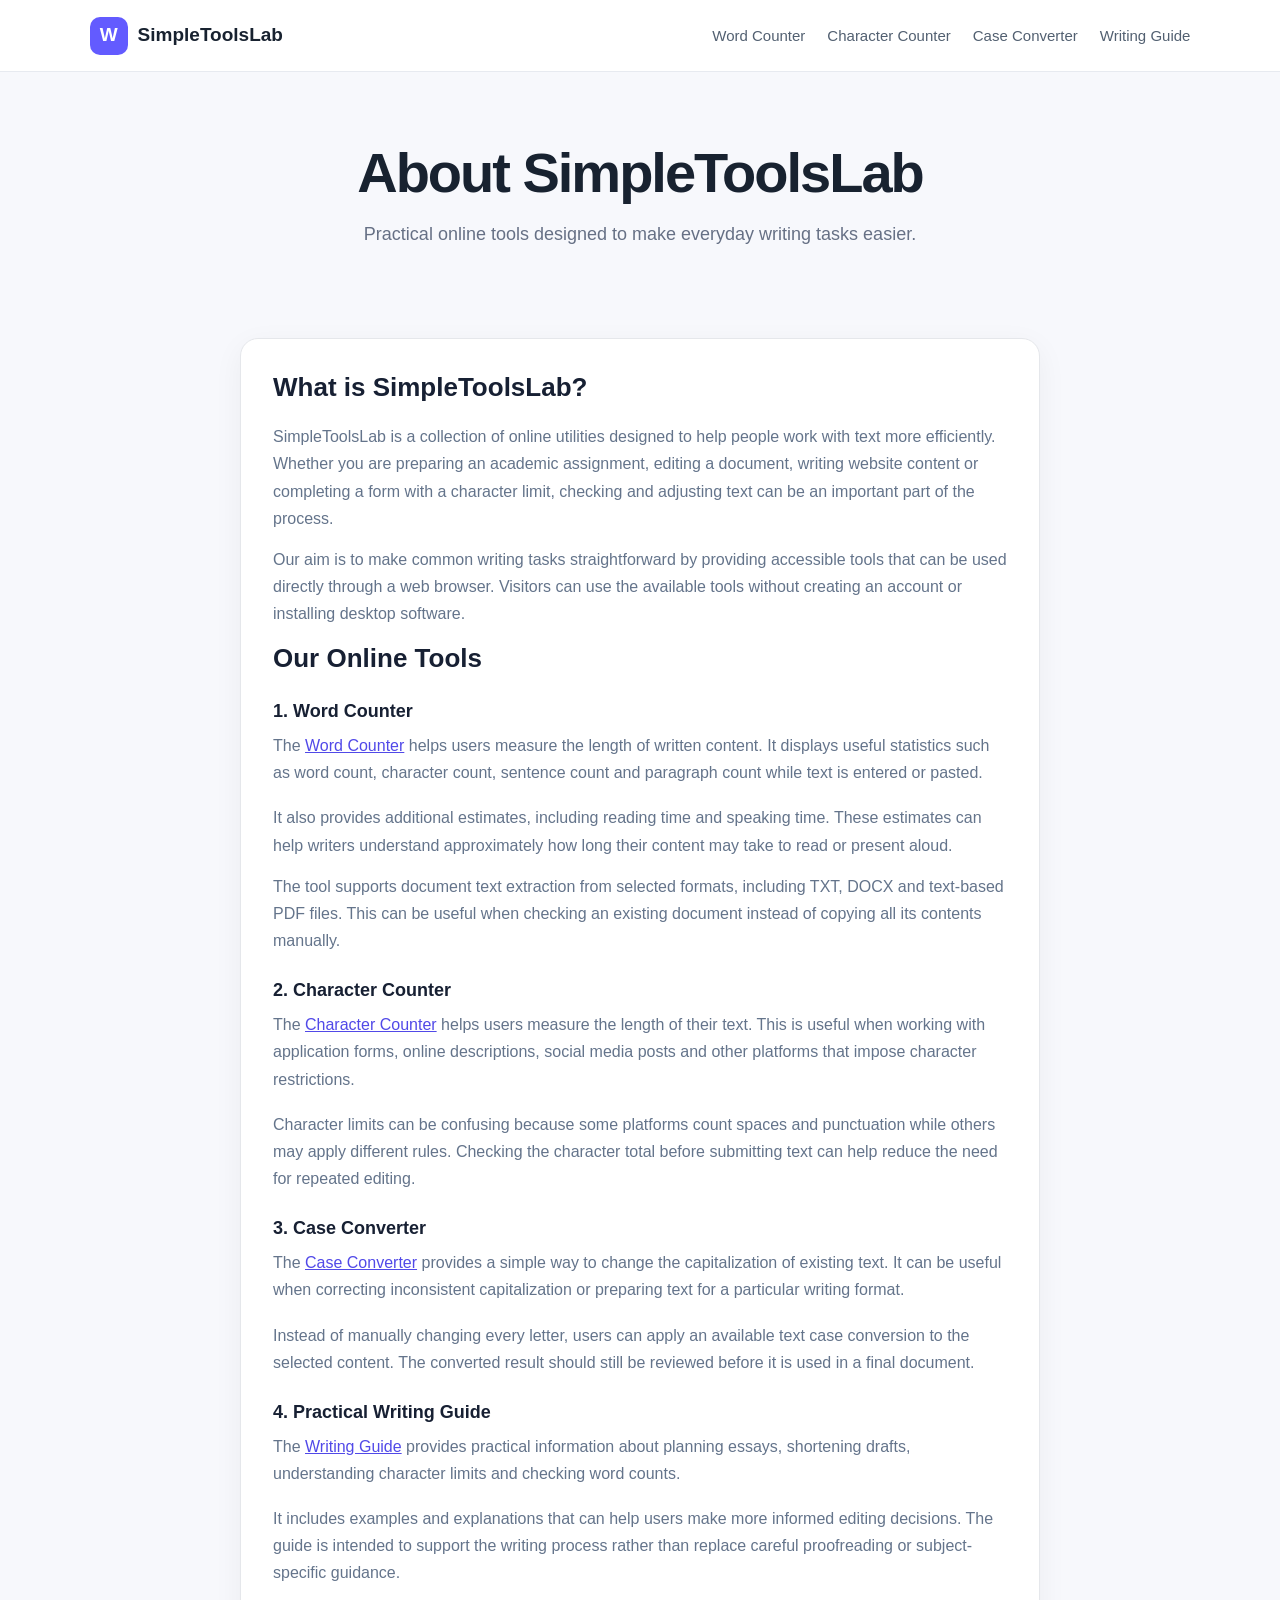
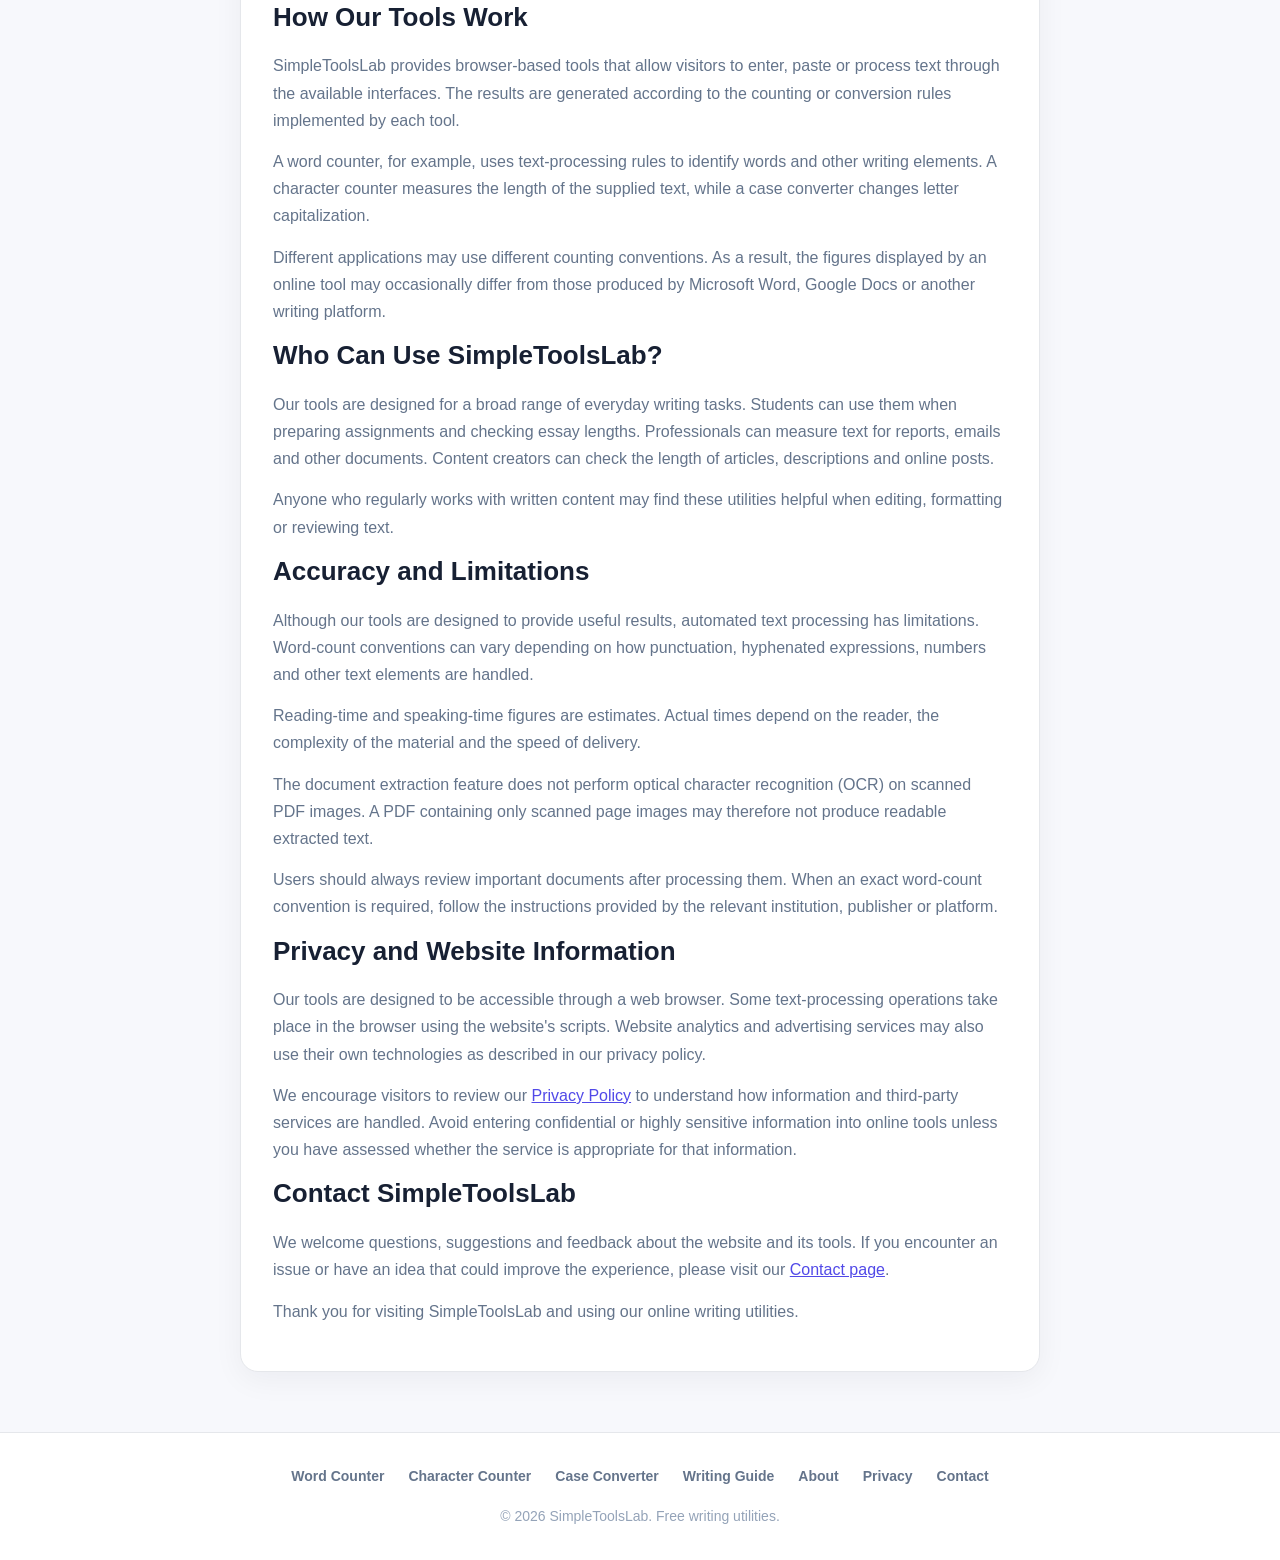
<file: about.html>
<!DOCTYPE html>
<html lang="en">
<head>
    <meta charset="utf-8">
    <meta name="viewport" content="width=device-width, initial-scale=1">

    <title>About SimpleToolsLab | Free Online Writing Tools</title>

    <meta name="description" content="Discover SimpleToolsLab's free online writing tools, including word counting, character counting and text case conversion. Learn how they work and their limitations.">

    <link rel="canonical" href="https://simpletoolslab.github.io/about.html">
    <link rel="stylesheet" href="style.css">

    <meta name="google-adsense-account" content="ca-pub-2680745932207738">

    <script async src="https://www.googletagmanager.com/gtag/js?id=G-KHHX2VKS64"></script>
    <script>
        window.dataLayer = window.dataLayer || [];
        function gtag(){dataLayer.push(arguments);}
        gtag('js', new Date());
        gtag('config', 'G-KHHX2VKS64');
    </script>
</head>

<body>

<header>
    <a class="brand" href="index.html">
        <span class="logo-icon">W</span> SimpleToolsLab
    </a>

    <nav aria-label="Main navigation">
        <a href="index.html">Word Counter</a>
        <a href="character-counter.html">Character Counter</a>
        <a href="case-converter.html">Case Converter</a>
        <a href="writing-guide.html">Writing Guide</a>
    </nav>
</header>

<main>

    <section class="hero">
        <h1>About SimpleToolsLab</h1>
        <p>Practical online tools designed to make everyday writing tasks easier.</p>
    </section>

    <section class="info-section">

        <h2>What is SimpleToolsLab?</h2>

        <p>
            SimpleToolsLab is a collection of online utilities designed to
            help people work with text more efficiently. Whether you are
            preparing an academic assignment, editing a document, writing
            website content or completing a form with a character limit,
            checking and adjusting text can be an important part of the
            process.
        </p>

        <p>
            Our aim is to make common writing tasks straightforward by
            providing accessible tools that can be used directly through
            a web browser. Visitors can use the available tools without
            creating an account or installing desktop software.
        </p>

        <h2>Our Online Tools</h2>

        <h3>1. Word Counter</h3>

        <p>
            The <a href="index.html">Word Counter</a> helps users measure
            the length of written content. It displays useful statistics
            such as word count, character count, sentence count and
            paragraph count while text is entered or pasted.
        </p>

        <p>
            It also provides additional estimates, including reading time
            and speaking time. These estimates can help writers understand
            approximately how long their content may take to read or
            present aloud.
        </p>

        <p>
            The tool supports document text extraction from selected
            formats, including TXT, DOCX and text-based PDF files. This
            can be useful when checking an existing document instead of
            copying all its contents manually.
        </p>

        <h3>2. Character Counter</h3>

        <p>
            The <a href="character-counter.html">Character Counter</a>
            helps users measure the length of their text. This is useful
            when working with application forms, online descriptions,
            social media posts and other platforms that impose character
            restrictions.
        </p>

        <p>
            Character limits can be confusing because some platforms
            count spaces and punctuation while others may apply different
            rules. Checking the character total before submitting text
            can help reduce the need for repeated editing.
        </p>

        <h3>3. Case Converter</h3>

        <p>
            The <a href="case-converter.html">Case Converter</a> provides
            a simple way to change the capitalization of existing text.
            It can be useful when correcting inconsistent capitalization
            or preparing text for a particular writing format.
        </p>

        <p>
            Instead of manually changing every letter, users can apply
            an available text case conversion to the selected content.
            The converted result should still be reviewed before it is
            used in a final document.
        </p>

        <h3>4. Practical Writing Guide</h3>

        <p>
            The <a href="writing-guide.html">Writing Guide</a> provides
            practical information about planning essays, shortening
            drafts, understanding character limits and checking word
            counts.
        </p>

        <p>
            It includes examples and explanations that can help users
            make more informed editing decisions. The guide is intended
            to support the writing process rather than replace careful
            proofreading or subject-specific guidance.
        </p>

        <h2>How Our Tools Work</h2>

        <p>
            SimpleToolsLab provides browser-based tools that allow
            visitors to enter, paste or process text through the
            available interfaces. The results are generated according
            to the counting or conversion rules implemented by each tool.
        </p>

        <p>
            A word counter, for example, uses text-processing rules to
            identify words and other writing elements. A character
            counter measures the length of the supplied text, while
            a case converter changes letter capitalization.
        </p>

        <p>
            Different applications may use different counting
            conventions. As a result, the figures displayed by an
            online tool may occasionally differ from those produced
            by Microsoft Word, Google Docs or another writing platform.
        </p>

        <h2>Who Can Use SimpleToolsLab?</h2>

        <p>
            Our tools are designed for a broad range of everyday writing
            tasks. Students can use them when preparing assignments and
            checking essay lengths. Professionals can measure text for
            reports, emails and other documents. Content creators can
            check the length of articles, descriptions and online posts.
        </p>

        <p>
            Anyone who regularly works with written content may find
            these utilities helpful when editing, formatting or reviewing
            text.
        </p>

        <h2>Accuracy and Limitations</h2>

        <p>
            Although our tools are designed to provide useful results,
            automated text processing has limitations. Word-count
            conventions can vary depending on how punctuation,
            hyphenated expressions, numbers and other text elements
            are handled.
        </p>

        <p>
            Reading-time and speaking-time figures are estimates.
            Actual times depend on the reader, the complexity of the
            material and the speed of delivery.
        </p>

        <p>
            The document extraction feature does not perform optical
            character recognition (OCR) on scanned PDF images. A PDF
            containing only scanned page images may therefore not
            produce readable extracted text.
        </p>

        <p>
            Users should always review important documents after
            processing them. When an exact word-count convention is
            required, follow the instructions provided by the relevant
            institution, publisher or platform.
        </p>

        <h2>Privacy and Website Information</h2>

        <p>
            Our tools are designed to be accessible through a web
            browser. Some text-processing operations take place in
            the browser using the website's scripts. Website analytics
            and advertising services may also use their own technologies
            as described in our privacy policy.
        </p>

        <p>
            We encourage visitors to review our
            <a href="privacy.html">Privacy Policy</a> to understand
            how information and third-party services are handled.
            Avoid entering confidential or highly sensitive information
            into online tools unless you have assessed whether the
            service is appropriate for that information.
        </p>

        <h2>Contact SimpleToolsLab</h2>

        <p>
            We welcome questions, suggestions and feedback about the
            website and its tools. If you encounter an issue or have
            an idea that could improve the experience, please visit
            our <a href="contact.html">Contact page</a>.
        </p>

        <p>
            Thank you for visiting SimpleToolsLab and using our
            online writing utilities.
        </p>

    </section>

</main>

<footer>
    <div class="footer-content">

        <div class="footer-links">
            <a href="index.html">Word Counter</a>
            <a href="character-counter.html">Character Counter</a>
            <a href="case-converter.html">Case Converter</a>
            <a href="writing-guide.html">Writing Guide</a>
            <a href="about.html">About</a>
            <a href="privacy.html">Privacy</a>
            <a href="contact.html">Contact</a>
        </div>

        <p>© 2026 SimpleToolsLab. Free writing utilities.</p>

    </div>
</footer>

</body>
</html>
</file>
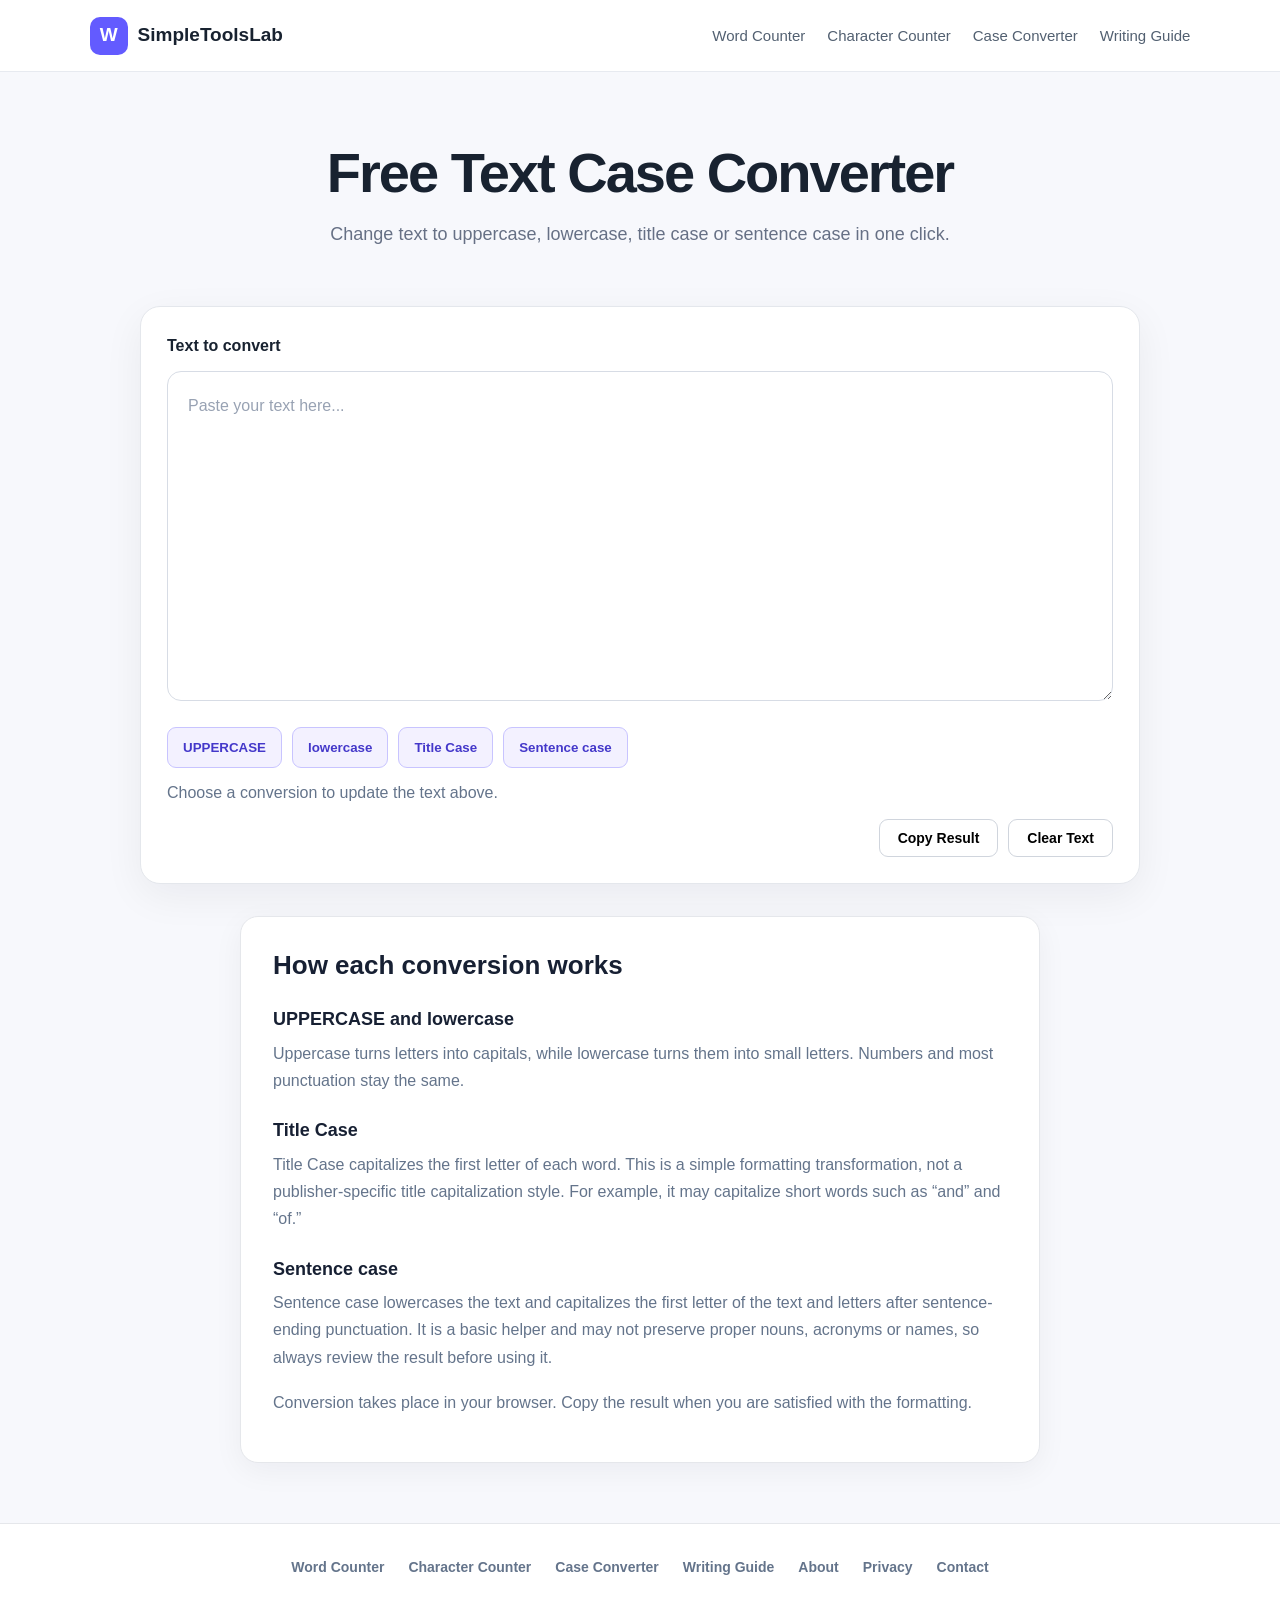
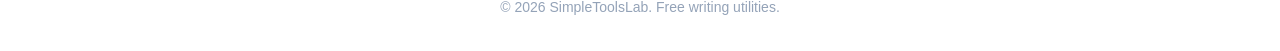
<file: case-converter.html>
<!doctype html><html lang="en"><head><meta charset="utf-8"><meta name="viewport" content="width=device-width,initial-scale=1"><title>Free Text Case Converter | SimpleToolsLab</title><meta name="description" content="Change text to uppercase, lowercase, title case or sentence case in one click."><link rel="canonical" href="https://simpletoolslab.github.io/case-converter.html"><link rel="stylesheet" href="style.css"><meta name="google-adsense-account" content="ca-pub-2680745932207738"><script async src="https://www.googletagmanager.com/gtag/js?id=G-KHHX2VKS64"></script><script>window.dataLayer=window.dataLayer||[];function gtag(){dataLayer.push(arguments)}gtag('js',new Date());gtag('config','G-KHHX2VKS64');</script></head><body><header><a class="brand" href="index.html"><span class="logo-icon">W</span> SimpleToolsLab</a><nav aria-label="Main navigation"><a href="index.html">Word Counter</a><a href="character-counter.html">Character Counter</a><a href="case-converter.html">Case Converter</a><a href="writing-guide.html">Writing Guide</a></nav></header><main><section class="hero"><h1>Free Text Case Converter</h1><p>Change text to uppercase, lowercase, title case or sentence case in one click.</p></section><section class="counter-container"><label for="caseText"><strong>Text to convert</strong></label><textarea id="caseText" placeholder="Paste your text here..."></textarea><div class="conversion-buttons"><button data-case="upper">UPPERCASE</button><button data-case="lower">lowercase</button><button data-case="title">Title Case</button><button data-case="sentence">Sentence case</button></div><p class="tool-status" id="caseStatus" role="status" aria-live="polite">Choose a conversion to update the text above.</p><div class="actions"><button id="caseCopy">Copy Result</button><button id="caseClear">Clear Text</button></div></section><section class="info-section"><h2>How each conversion works</h2><h3>UPPERCASE and lowercase</h3><p>Uppercase turns letters into capitals, while lowercase turns them into small letters. Numbers and most punctuation stay the same.</p><h3>Title Case</h3><p>Title Case capitalizes the first letter of each word. This is a simple formatting transformation, not a publisher-specific title capitalization style. For example, it may capitalize short words such as “and” and “of.”</p><h3>Sentence case</h3><p>Sentence case lowercases the text and capitalizes the first letter of the text and letters after sentence-ending punctuation. It is a basic helper and may not preserve proper nouns, acronyms or names, so always review the result before using it.</p><p>Conversion takes place in your browser. Copy the result when you are satisfied with the formatting.</p></section></main><footer><div class="footer-content"><div class="footer-links"><a href="index.html">Word Counter</a><a href="character-counter.html">Character Counter</a><a href="case-converter.html">Case Converter</a><a href="writing-guide.html">Writing Guide</a><a href="about.html">About</a><a href="privacy.html">Privacy</a><a href="contact.html">Contact</a></div><p>© 2026 SimpleToolsLab. Free writing utilities.</p></div></footer><script src="tools.js"></script></body></html>
</file>
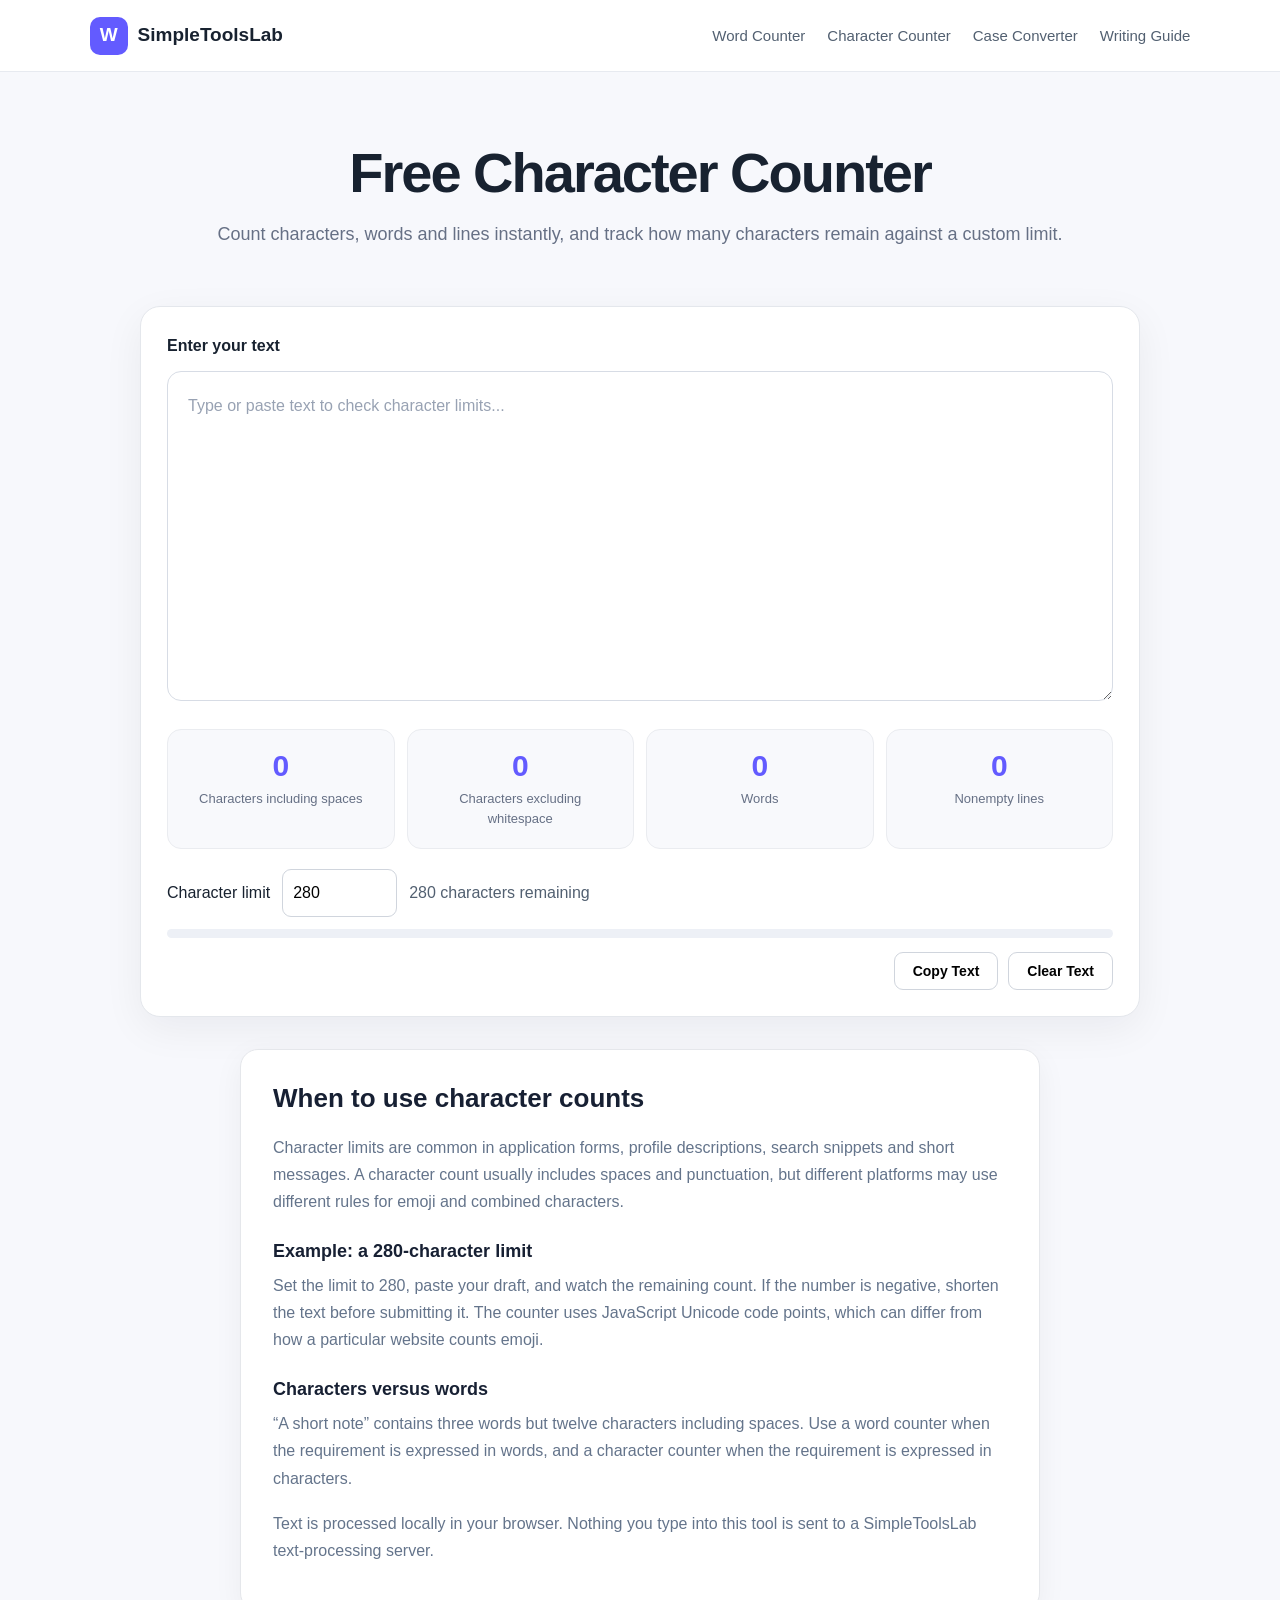
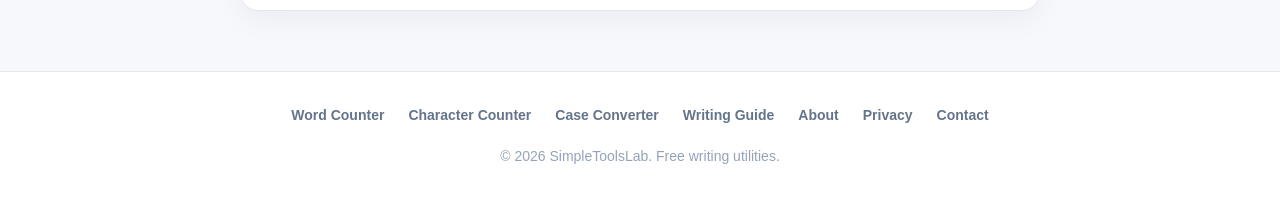
<file: character-counter.html>
<!doctype html><html lang="en"><head><meta charset="utf-8"><meta name="viewport" content="width=device-width,initial-scale=1"><title>Free Character Counter | SimpleToolsLab</title><meta name="description" content="Count characters, words and lines instantly, and track how many characters remain against a custom limit."><link rel="canonical" href="https://simpletoolslab.github.io/character-counter.html"><link rel="stylesheet" href="style.css"><meta name="google-adsense-account" content="ca-pub-2680745932207738"><script async src="https://www.googletagmanager.com/gtag/js?id=G-KHHX2VKS64"></script><script>window.dataLayer=window.dataLayer||[];function gtag(){dataLayer.push(arguments)}gtag('js',new Date());gtag('config','G-KHHX2VKS64');</script></head><body><header><a class="brand" href="index.html"><span class="logo-icon">W</span> SimpleToolsLab</a><nav aria-label="Main navigation"><a href="index.html">Word Counter</a><a href="character-counter.html">Character Counter</a><a href="case-converter.html">Case Converter</a><a href="writing-guide.html">Writing Guide</a></nav></header><main><section class="hero"><h1>Free Character Counter</h1><p>Count characters, words and lines instantly, and track how many characters remain against a custom limit.</p></section><section class="counter-container"><label for="charText"><strong>Enter your text</strong></label><textarea id="charText" placeholder="Type or paste text to check character limits..."></textarea><div class="stats stats-compact"><div class="stat-card"><span id="chars">0</span><p>Characters including spaces</p></div><div class="stat-card"><span id="nonspace">0</span><p>Characters excluding whitespace</p></div><div class="stat-card"><span id="words">0</span><p>Words</p></div><div class="stat-card"><span id="lines">0</span><p>Nonempty lines</p></div></div><div class="limit-controls"><label for="limit">Character limit</label><input id="limit" type="number" min="1" max="1000000" value="280"><span id="remaining" aria-live="polite">280 characters remaining</span></div><div class="meter" role="progressbar" aria-label="Character limit used" aria-valuemin="0" aria-valuemax="100" aria-valuenow="0"><div id="meterFill"></div></div><div class="actions"><button id="charCopy">Copy Text</button><button id="charClear">Clear Text</button></div></section><section class="info-section"><h2>When to use character counts</h2><p>Character limits are common in application forms, profile descriptions, search snippets and short messages. A character count usually includes spaces and punctuation, but different platforms may use different rules for emoji and combined characters.</p><h3>Example: a 280-character limit</h3><p>Set the limit to 280, paste your draft, and watch the remaining count. If the number is negative, shorten the text before submitting it. The counter uses JavaScript Unicode code points, which can differ from how a particular website counts emoji.</p><h3>Characters versus words</h3><p>“A short note” contains three words but twelve characters including spaces. Use a word counter when the requirement is expressed in words, and a character counter when the requirement is expressed in characters.</p><p>Text is processed locally in your browser. Nothing you type into this tool is sent to a SimpleToolsLab text-processing server.</p></section></main><footer><div class="footer-content"><div class="footer-links"><a href="index.html">Word Counter</a><a href="character-counter.html">Character Counter</a><a href="case-converter.html">Case Converter</a><a href="writing-guide.html">Writing Guide</a><a href="about.html">About</a><a href="privacy.html">Privacy</a><a href="contact.html">Contact</a></div><p>© 2026 SimpleToolsLab. Free writing utilities.</p></div></footer><script src="tools.js"></script></body></html>
</file>
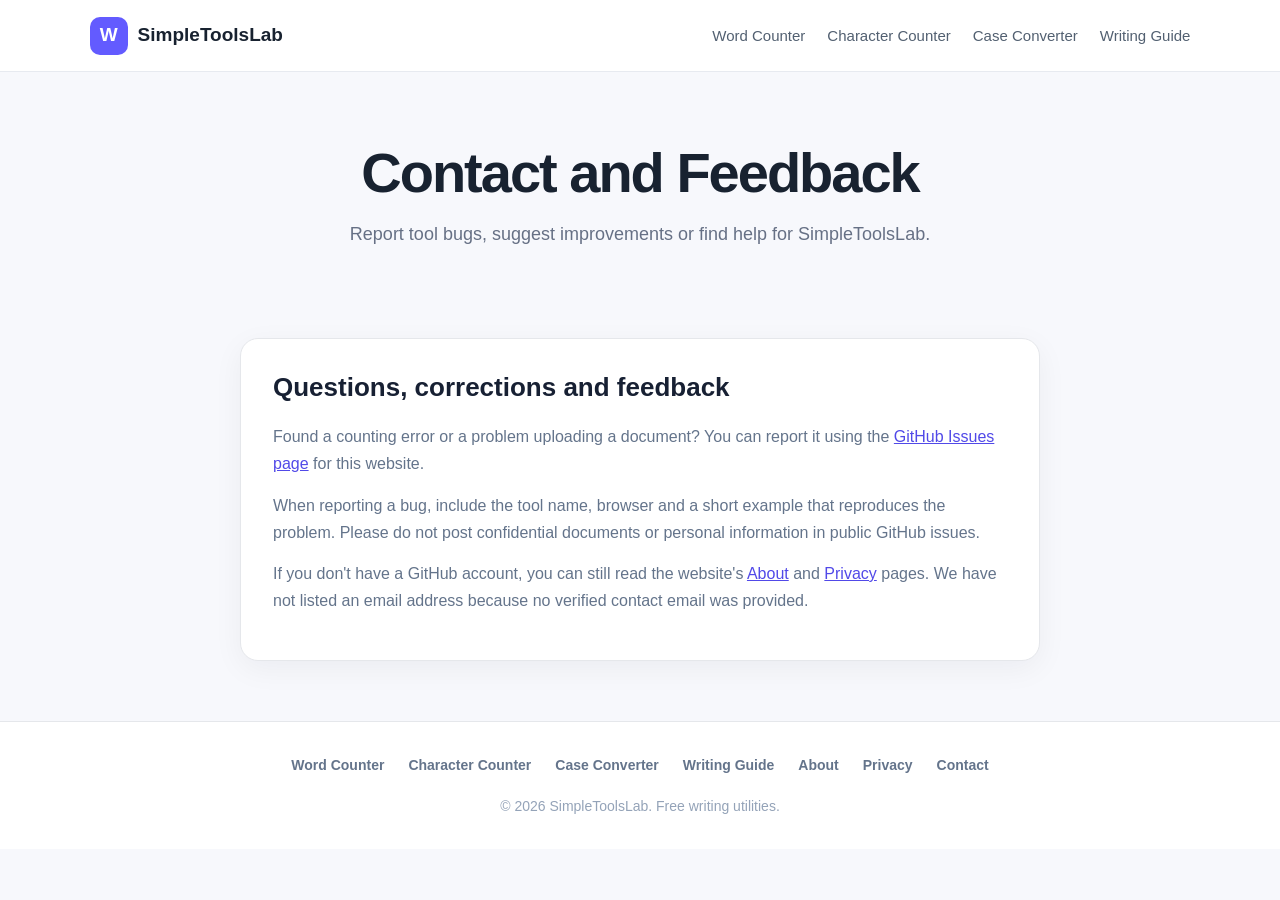
<file: contact.html>
<!doctype html><html lang="en"><head><meta charset="utf-8"><meta name="viewport" content="width=device-width,initial-scale=1"><title>Contact and Feedback | SimpleToolsLab</title><meta name="description" content="Report tool bugs, suggest improvements or find help for SimpleToolsLab."><link rel="canonical" href="https://simpletoolslab.github.io/contact.html"><link rel="stylesheet" href="style.css"><meta name="google-adsense-account" content="ca-pub-2680745932207738"><script async src="https://www.googletagmanager.com/gtag/js?id=G-KHHX2VKS64"></script><script>window.dataLayer=window.dataLayer||[];function gtag(){dataLayer.push(arguments)}gtag('js',new Date());gtag('config','G-KHHX2VKS64');</script></head><body><header><a class="brand" href="index.html"><span class="logo-icon">W</span> SimpleToolsLab</a><nav aria-label="Main navigation"><a href="index.html">Word Counter</a><a href="character-counter.html">Character Counter</a><a href="case-converter.html">Case Converter</a><a href="writing-guide.html">Writing Guide</a></nav></header><main><section class="hero"><h1>Contact and Feedback</h1><p>Report tool bugs, suggest improvements or find help for SimpleToolsLab.</p></section><section class="info-section"><h2>Questions, corrections and feedback</h2><p>Found a counting error or a problem uploading a document? You can report it using the <a href="https://github.com/SimpleToolsLab/simpletoolslab.github.io/issues" target="_blank" rel="noopener noreferrer">GitHub Issues page</a> for this website.</p><p>When reporting a bug, include the tool name, browser and a short example that reproduces the problem. Please do not post confidential documents or personal information in public GitHub issues.</p><p>If you don't have a GitHub account, you can still read the website's <a href="about.html">About</a> and <a href="privacy.html">Privacy</a> pages. We have not listed an email address because no verified contact email was provided.</p></section></main><footer><div class="footer-content"><div class="footer-links"><a href="index.html">Word Counter</a><a href="character-counter.html">Character Counter</a><a href="case-converter.html">Case Converter</a><a href="writing-guide.html">Writing Guide</a><a href="about.html">About</a><a href="privacy.html">Privacy</a><a href="contact.html">Contact</a></div><p>© 2026 SimpleToolsLab. Free writing utilities.</p></div></footer></body></html>
</file>
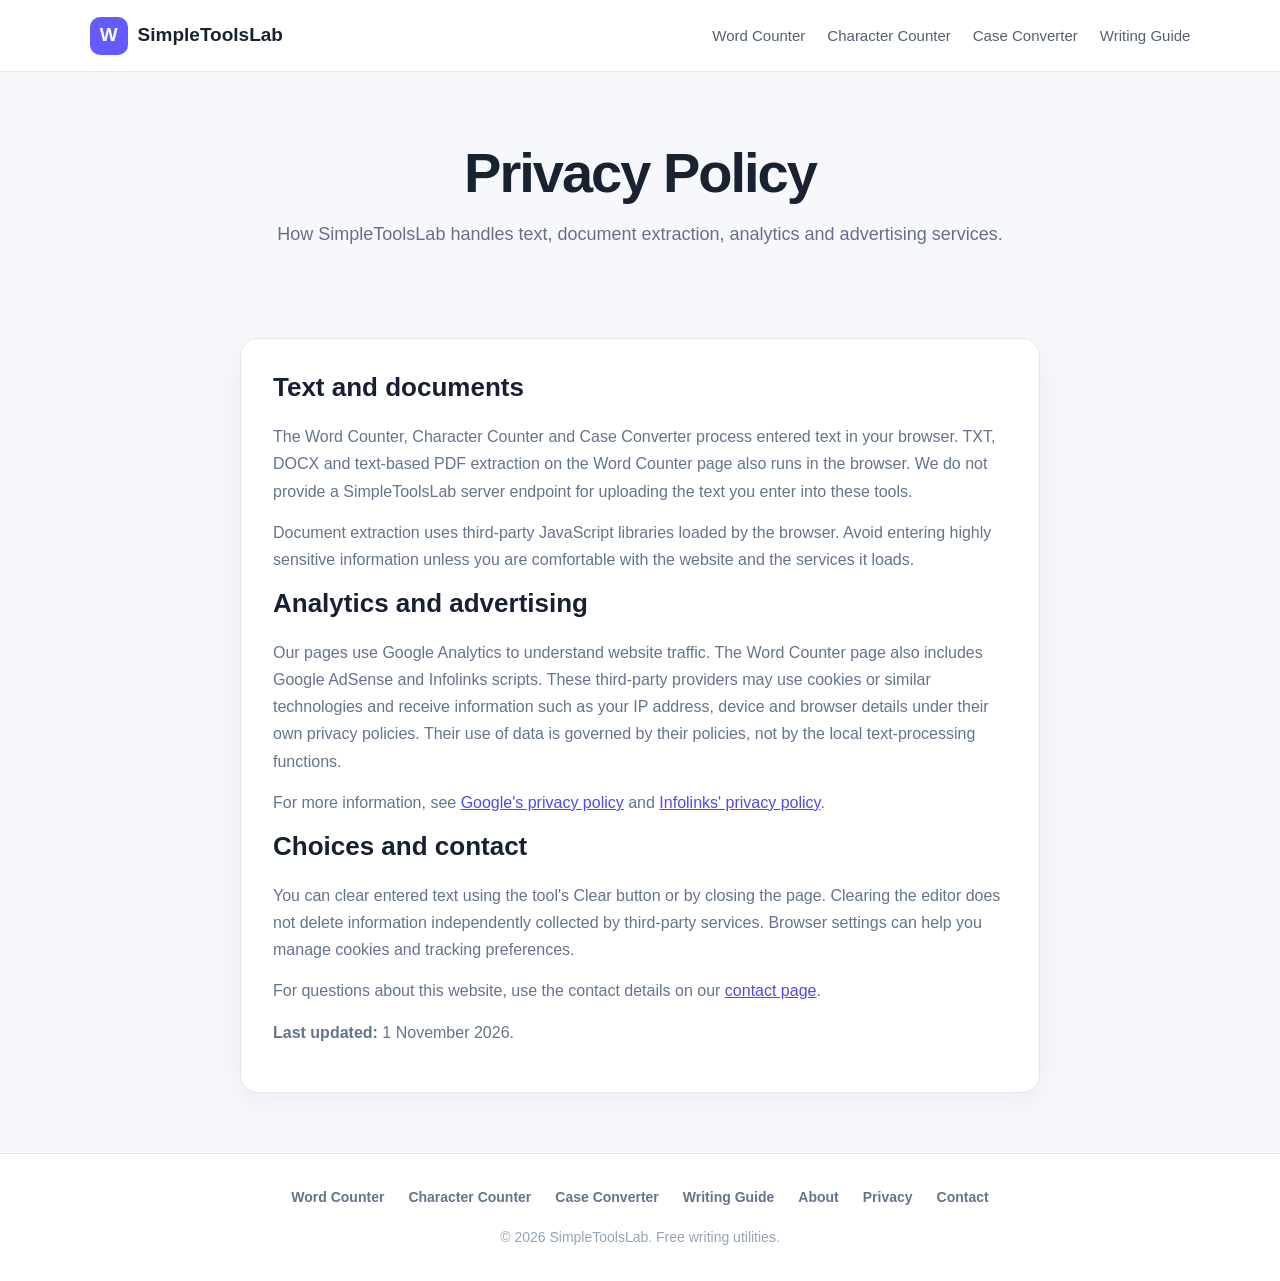
<file: privacy.html>
<!doctype html><html lang="en"><head><meta charset="utf-8"><meta name="viewport" content="width=device-width,initial-scale=1"><title>Privacy Policy | SimpleToolsLab</title><meta name="description" content="How SimpleToolsLab handles text, document extraction, analytics and advertising services."><link rel="canonical" href="https://simpletoolslab.github.io/privacy.html"><link rel="stylesheet" href="style.css"><meta name="google-adsense-account" content="ca-pub-2680745932207738"><script async src="https://www.googletagmanager.com/gtag/js?id=G-KHHX2VKS64"></script><script>window.dataLayer=window.dataLayer||[];function gtag(){dataLayer.push(arguments)}gtag('js',new Date());gtag('config','G-KHHX2VKS64');</script></head><body><header><a class="brand" href="index.html"><span class="logo-icon">W</span> SimpleToolsLab</a><nav aria-label="Main navigation"><a href="index.html">Word Counter</a><a href="character-counter.html">Character Counter</a><a href="case-converter.html">Case Converter</a><a href="writing-guide.html">Writing Guide</a></nav></header><main><section class="hero"><h1>Privacy Policy</h1><p>How SimpleToolsLab handles text, document extraction, analytics and advertising services.</p></section><section class="info-section"><h2>Text and documents</h2><p>The Word Counter, Character Counter and Case Converter process entered text in your browser. TXT, DOCX and text-based PDF extraction on the Word Counter page also runs in the browser. We do not provide a SimpleToolsLab server endpoint for uploading the text you enter into these tools.</p><p>Document extraction uses third-party JavaScript libraries loaded by the browser. Avoid entering highly sensitive information unless you are comfortable with the website and the services it loads.</p><h2>Analytics and advertising</h2><p>Our pages use Google Analytics to understand website traffic. The Word Counter page also includes Google AdSense and Infolinks scripts. These third-party providers may use cookies or similar technologies and receive information such as your IP address, device and browser details under their own privacy policies. Their use of data is governed by their policies, not by the local text-processing functions.</p><p>For more information, see <a href="https://policies.google.com/privacy" target="_blank" rel="noopener noreferrer">Google's privacy policy</a> and <a href="https://www.infolinks.com/privacy-policy/" target="_blank" rel="noopener noreferrer">Infolinks' privacy policy</a>.</p><h2>Choices and contact</h2><p>You can clear entered text using the tool's Clear button or by closing the page. Clearing the editor does not delete information independently collected by third-party services. Browser settings can help you manage cookies and tracking preferences.</p><p>For questions about this website, use the contact details on our <a href="contact.html">contact page</a>.</p><p><strong>Last updated:</strong> 1 November 2026.</p></section></main><footer><div class="footer-content"><div class="footer-links"><a href="index.html">Word Counter</a><a href="character-counter.html">Character Counter</a><a href="case-converter.html">Case Converter</a><a href="writing-guide.html">Writing Guide</a><a href="about.html">About</a><a href="privacy.html">Privacy</a><a href="contact.html">Contact</a></div><p>© 2026 SimpleToolsLab. Free writing utilities.</p></div></footer></body></html>
</file>
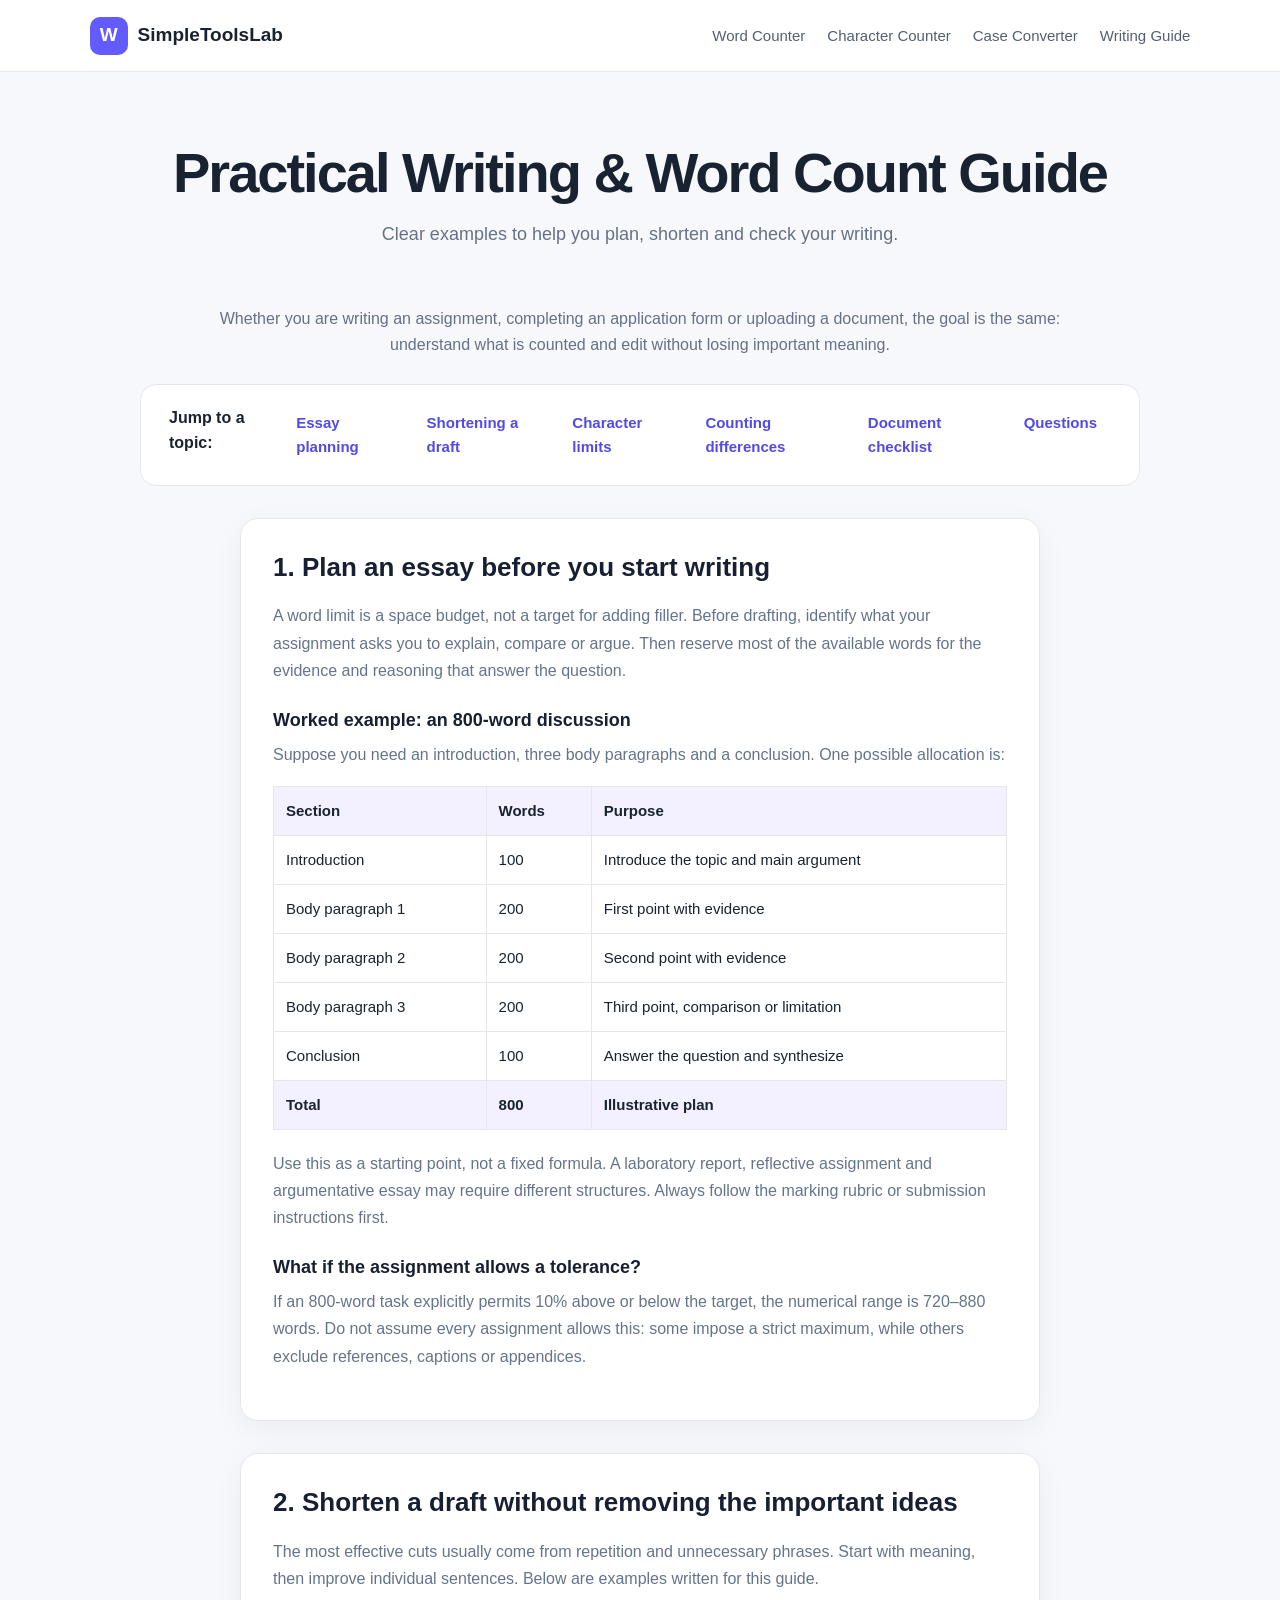
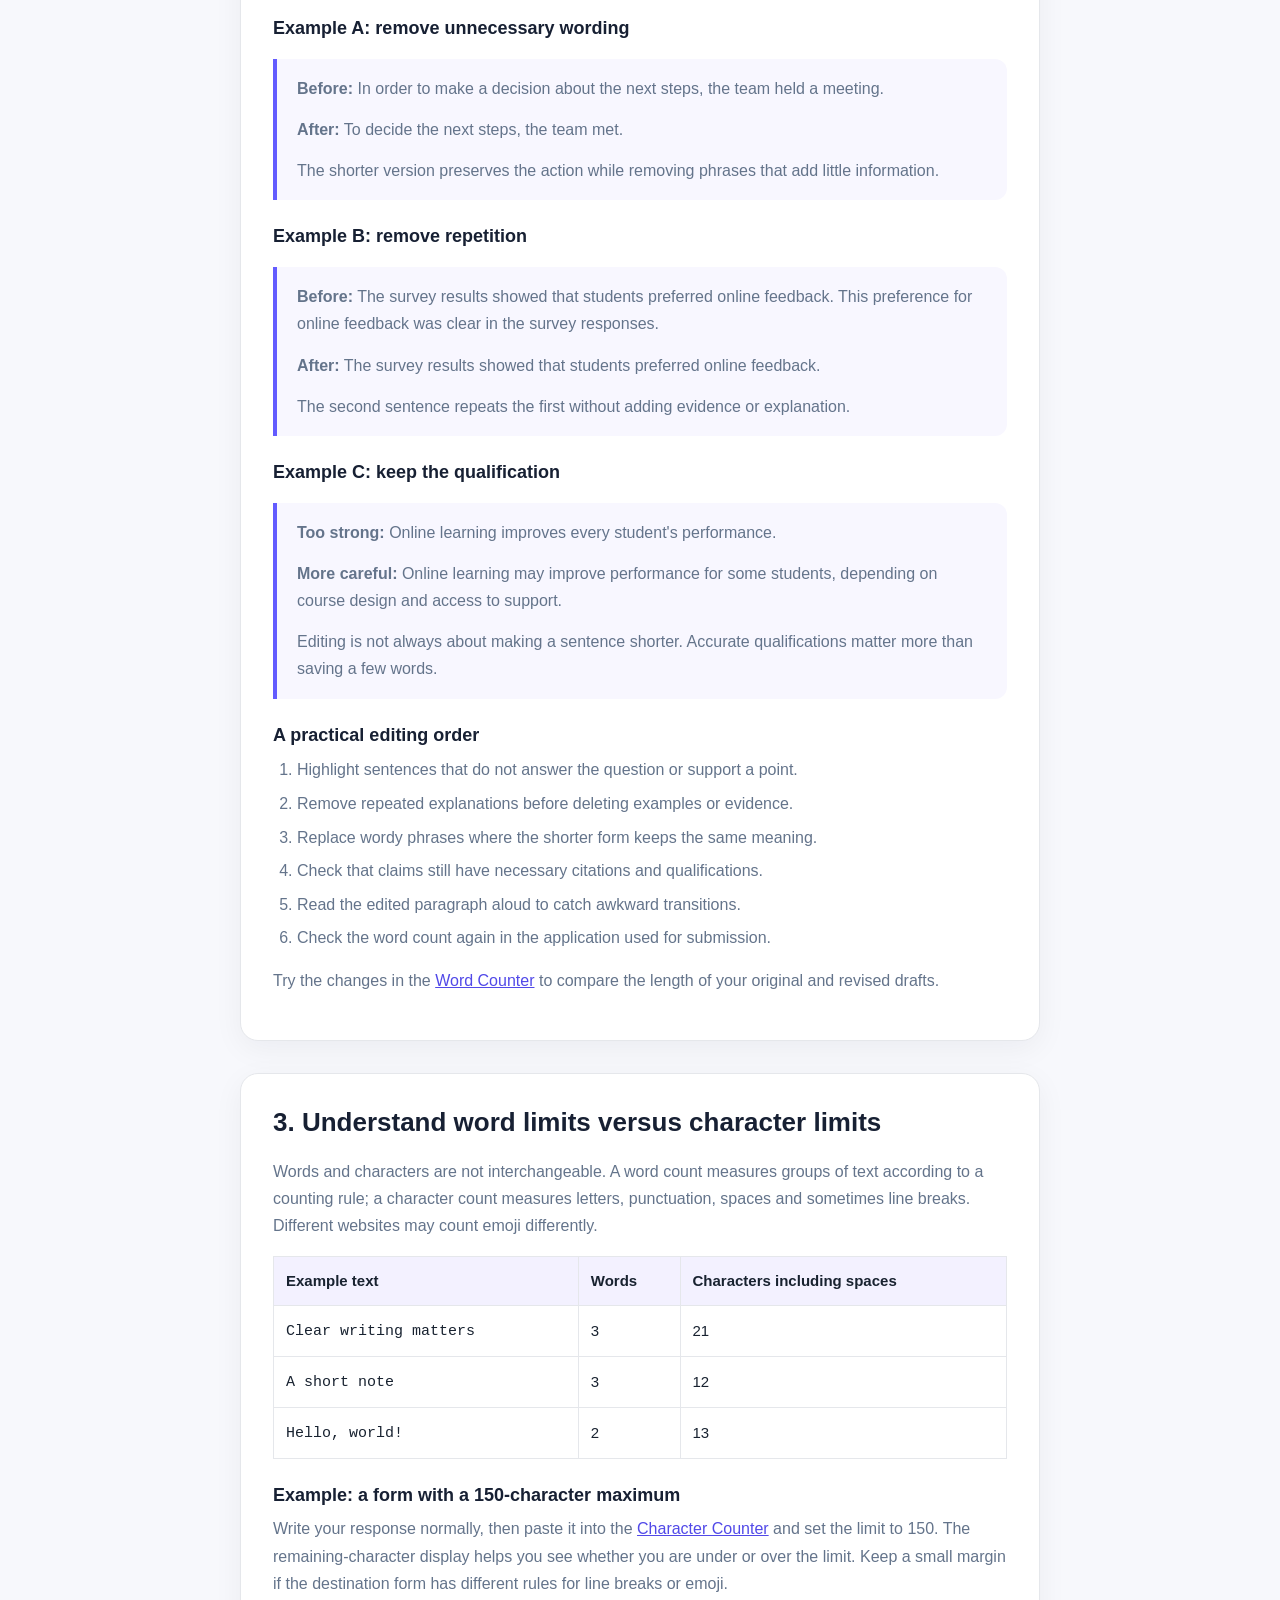
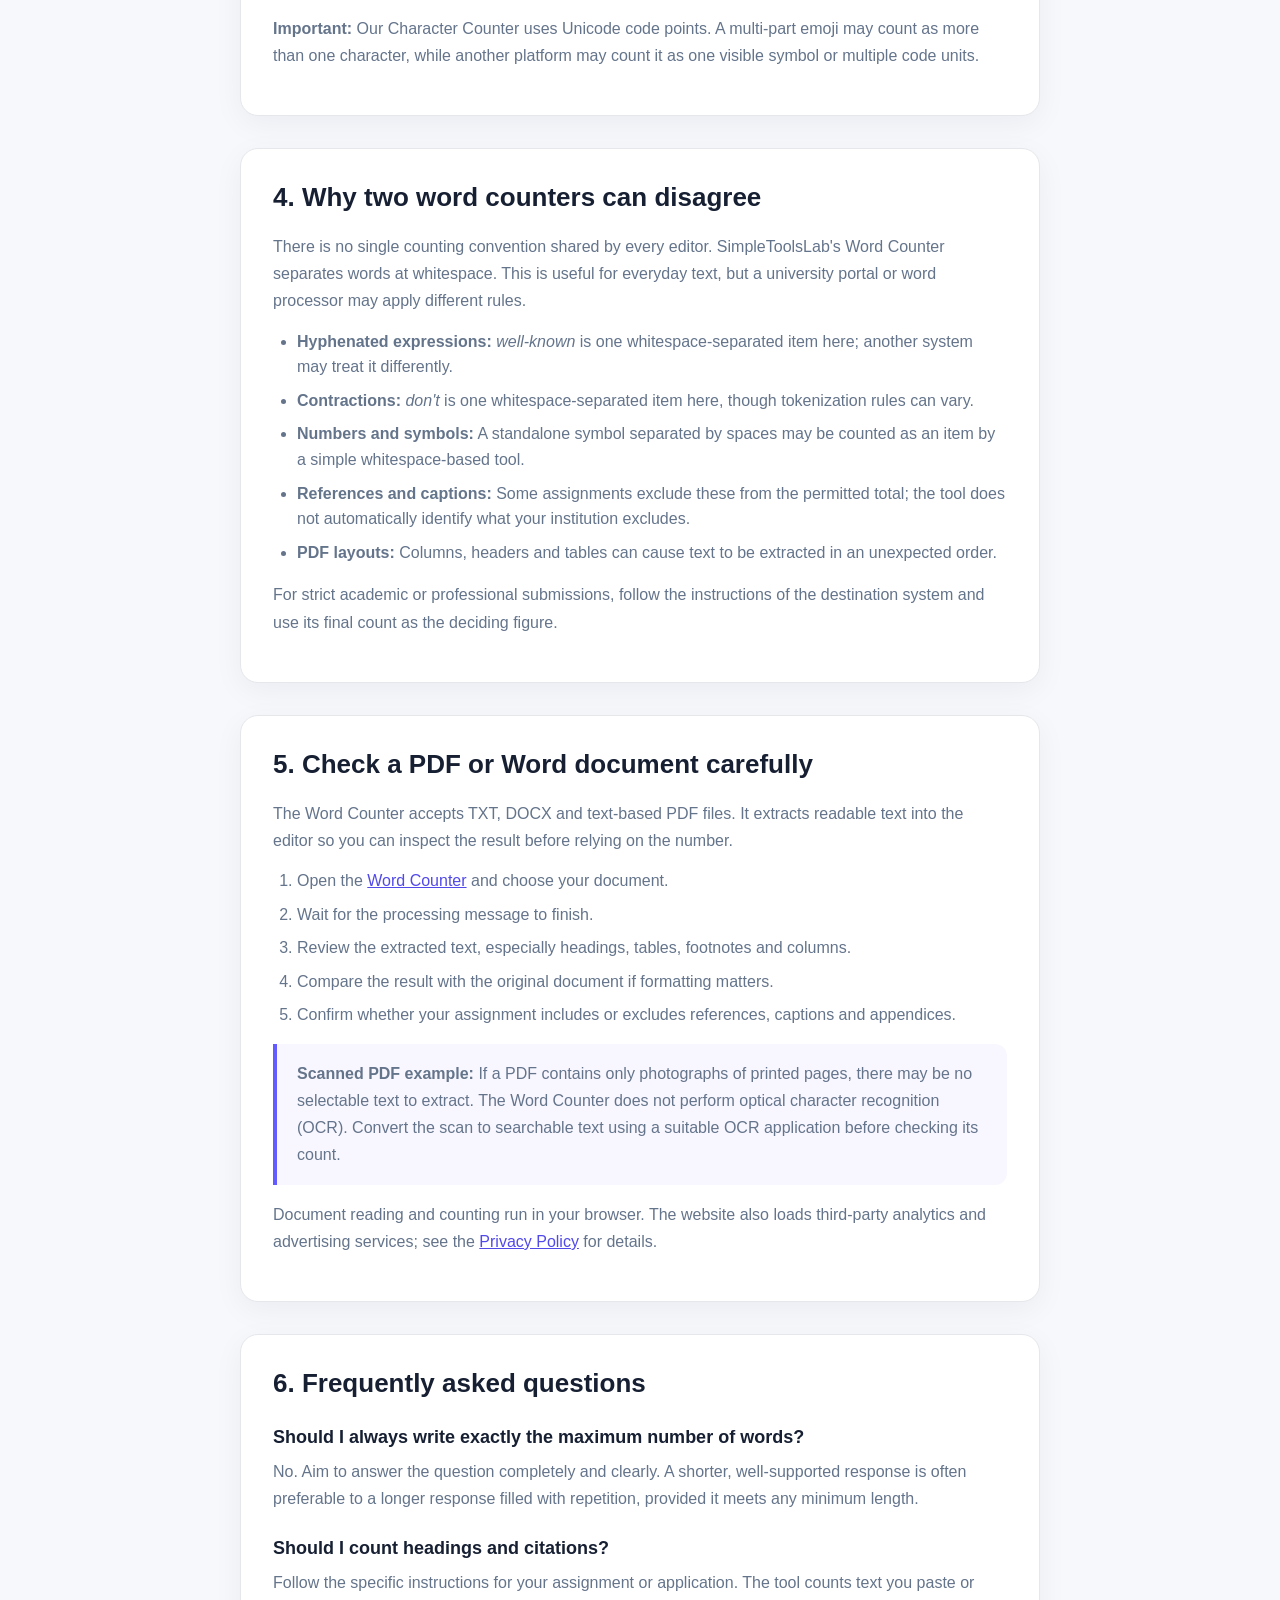
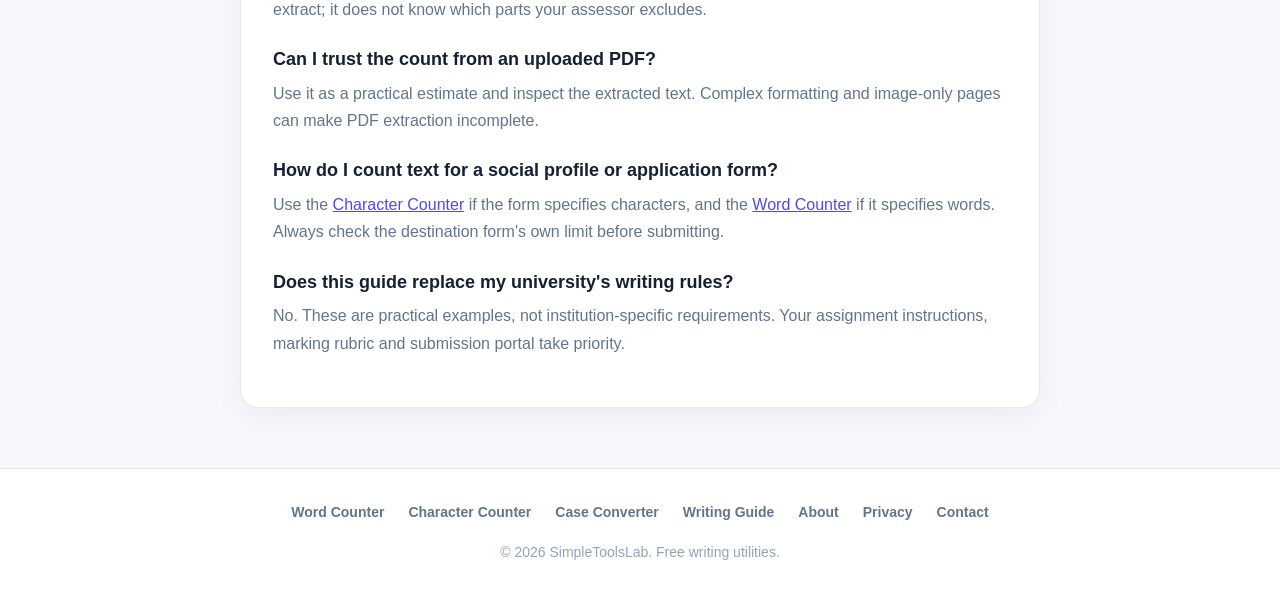
<file: writing-guide.html>
<!doctype html><html lang="en"><head><meta charset="utf-8"><meta name="viewport" content="width=device-width,initial-scale=1"><title>Practical Word Count and Writing Guide | SimpleToolsLab</title><meta name="description" content="Practical examples for planning essay word limits, cutting unnecessary words, checking character limits, and reviewing PDF and Word document counts."><link rel="canonical" href="https://simpletoolslab.github.io/writing-guide.html"><link rel="stylesheet" href="style.css"><meta name="google-adsense-account" content="ca-pub-2680745932207738"><script async src="https://www.googletagmanager.com/gtag/js?id=G-KHHX2VKS64"></script><script>window.dataLayer=window.dataLayer||[];function gtag(){dataLayer.push(arguments)}gtag('js',new Date());gtag('config','G-KHHX2VKS64');</script><style>
.guide-intro{max-width:900px;margin:0 auto 26px;padding:0 20px;text-align:center;color:#667085}.guide-toc{max-width:1000px;margin:0 auto 28px;padding:20px 28px;background:white;border:1px solid #e5e7eb;border-radius:16px}.guide-toc a{display:inline-block;margin:6px 14px 6px 0;color:#5149e8;font-weight:600;text-decoration:none}.guide-table{width:100%;border-collapse:collapse;margin:16px 0 20px;font-size:15px}.guide-table th,.guide-table td{padding:12px;border:1px solid #e5e7eb;text-align:left}.guide-table th{background:#f3f1ff}.guide-example{border-left:4px solid #635bff;padding:16px 20px;margin:16px 0;background:#f8f7ff;border-radius:0 12px 12px 0}.guide-example p:last-child{margin-bottom:0}.guide-note{font-size:14px;color:#64748b}.info-section ul{margin:0 0 16px 24px;color:#64748b}.info-section ul li{margin:8px 0}@media(max-width:600px){.guide-table{font-size:13px}.guide-table th,.guide-table td{padding:8px}.guide-toc{margin:0 16px 20px}}
</style></head><body><header><a class="brand" href="index.html"><span class="logo-icon">W</span> SimpleToolsLab</a><nav aria-label="Main navigation"><a href="index.html">Word Counter</a><a href="character-counter.html">Character Counter</a><a href="case-converter.html">Case Converter</a><a href="writing-guide.html">Writing Guide</a></nav></header><main>
<section class="hero"><h1>Practical Writing &amp; Word Count Guide</h1><p>Clear examples to help you plan, shorten and check your writing.</p></section>
<p class="guide-intro">Whether you are writing an assignment, completing an application form or uploading a document, the goal is the same: understand what is counted and edit without losing important meaning.</p>
<nav class="guide-toc" aria-label="On this page"><strong>Jump to a topic:</strong> <a href="#essay-plan">Essay planning</a><a href="#shorten">Shortening a draft</a><a href="#characters">Character limits</a><a href="#counting">Counting differences</a><a href="#documents">Document checklist</a><a href="#faq">Questions</a></nav>
<section class="info-section" id="essay-plan"><h2>1. Plan an essay before you start writing</h2>
<p>A word limit is a space budget, not a target for adding filler. Before drafting, identify what your assignment asks you to explain, compare or argue. Then reserve most of the available words for the evidence and reasoning that answer the question.</p>
<h3>Worked example: an 800-word discussion</h3>
<p>Suppose you need an introduction, three body paragraphs and a conclusion. One possible allocation is:</p>
<table class="guide-table"><thead><tr><th>Section</th><th>Words</th><th>Purpose</th></tr></thead><tbody><tr><td>Introduction</td><td>100</td><td>Introduce the topic and main argument</td></tr><tr><td>Body paragraph 1</td><td>200</td><td>First point with evidence</td></tr><tr><td>Body paragraph 2</td><td>200</td><td>Second point with evidence</td></tr><tr><td>Body paragraph 3</td><td>200</td><td>Third point, comparison or limitation</td></tr><tr><td>Conclusion</td><td>100</td><td>Answer the question and synthesize</td></tr><tr><th>Total</th><th>800</th><th>Illustrative plan</th></tr></tbody></table>
<p>Use this as a starting point, not a fixed formula. A laboratory report, reflective assignment and argumentative essay may require different structures. Always follow the marking rubric or submission instructions first.</p>
<h3>What if the assignment allows a tolerance?</h3><p>If an 800-word task explicitly permits 10% above or below the target, the numerical range is 720–880 words. Do not assume every assignment allows this: some impose a strict maximum, while others exclude references, captions or appendices.</p>
</section>
<section class="info-section" id="shorten"><h2>2. Shorten a draft without removing the important ideas</h2>
<p>The most effective cuts usually come from repetition and unnecessary phrases. Start with meaning, then improve individual sentences. Below are examples written for this guide.</p>
<h3>Example A: remove unnecessary wording</h3><div class="guide-example"><p><strong>Before:</strong> In order to make a decision about the next steps, the team held a meeting.</p><p><strong>After:</strong> To decide the next steps, the team met.</p><p class="guide-note">The shorter version preserves the action while removing phrases that add little information.</p></div>
<h3>Example B: remove repetition</h3><div class="guide-example"><p><strong>Before:</strong> The survey results showed that students preferred online feedback. This preference for online feedback was clear in the survey responses.</p><p><strong>After:</strong> The survey results showed that students preferred online feedback.</p><p class="guide-note">The second sentence repeats the first without adding evidence or explanation.</p></div>
<h3>Example C: keep the qualification</h3><div class="guide-example"><p><strong>Too strong:</strong> Online learning improves every student's performance.</p><p><strong>More careful:</strong> Online learning may improve performance for some students, depending on course design and access to support.</p><p class="guide-note">Editing is not always about making a sentence shorter. Accurate qualifications matter more than saving a few words.</p></div>
<h3>A practical editing order</h3><ol><li>Highlight sentences that do not answer the question or support a point.</li><li>Remove repeated explanations before deleting examples or evidence.</li><li>Replace wordy phrases where the shorter form keeps the same meaning.</li><li>Check that claims still have necessary citations and qualifications.</li><li>Read the edited paragraph aloud to catch awkward transitions.</li><li>Check the word count again in the application used for submission.</li></ol>
<p>Try the changes in the <a href="index.html">Word Counter</a> to compare the length of your original and revised drafts.</p></section>
<section class="info-section" id="characters"><h2>3. Understand word limits versus character limits</h2>
<p>Words and characters are not interchangeable. A word count measures groups of text according to a counting rule; a character count measures letters, punctuation, spaces and sometimes line breaks. Different websites may count emoji differently.</p>
<table class="guide-table"><thead><tr><th>Example text</th><th>Words</th><th>Characters including spaces</th></tr></thead><tbody><tr><td><code>Clear writing matters</code></td><td>3</td><td>21</td></tr><tr><td><code>A short note</code></td><td>3</td><td>12</td></tr><tr><td><code>Hello, world!</code></td><td>2</td><td>13</td></tr></tbody></table>
<h3>Example: a form with a 150-character maximum</h3><p>Write your response normally, then paste it into the <a href="character-counter.html">Character Counter</a> and set the limit to 150. The remaining-character display helps you see whether you are under or over the limit. Keep a small margin if the destination form has different rules for line breaks or emoji.</p>
<p><strong>Important:</strong> Our Character Counter uses Unicode code points. A multi-part emoji may count as more than one character, while another platform may count it as one visible symbol or multiple code units.</p></section>
<section class="info-section" id="counting"><h2>4. Why two word counters can disagree</h2>
<p>There is no single counting convention shared by every editor. SimpleToolsLab's Word Counter separates words at whitespace. This is useful for everyday text, but a university portal or word processor may apply different rules.</p>
<ul><li><strong>Hyphenated expressions:</strong> <em>well-known</em> is one whitespace-separated item here; another system may treat it differently.</li><li><strong>Contractions:</strong> <em>don't</em> is one whitespace-separated item here, though tokenization rules can vary.</li><li><strong>Numbers and symbols:</strong> A standalone symbol separated by spaces may be counted as an item by a simple whitespace-based tool.</li><li><strong>References and captions:</strong> Some assignments exclude these from the permitted total; the tool does not automatically identify what your institution excludes.</li><li><strong>PDF layouts:</strong> Columns, headers and tables can cause text to be extracted in an unexpected order.</li></ul>
<p>For strict academic or professional submissions, follow the instructions of the destination system and use its final count as the deciding figure.</p></section>
<section class="info-section" id="documents"><h2>5. Check a PDF or Word document carefully</h2>
<p>The Word Counter accepts TXT, DOCX and text-based PDF files. It extracts readable text into the editor so you can inspect the result before relying on the number.</p>
<ol><li>Open the <a href="index.html">Word Counter</a> and choose your document.</li><li>Wait for the processing message to finish.</li><li>Review the extracted text, especially headings, tables, footnotes and columns.</li><li>Compare the result with the original document if formatting matters.</li><li>Confirm whether your assignment includes or excludes references, captions and appendices.</li></ol>
<div class="guide-example"><p><strong>Scanned PDF example:</strong> If a PDF contains only photographs of printed pages, there may be no selectable text to extract. The Word Counter does not perform optical character recognition (OCR). Convert the scan to searchable text using a suitable OCR application before checking its count.</p></div>
<p>Document reading and counting run in your browser. The website also loads third-party analytics and advertising services; see the <a href="privacy.html">Privacy Policy</a> for details.</p></section>
<section class="info-section" id="faq"><h2>6. Frequently asked questions</h2>
<h3>Should I always write exactly the maximum number of words?</h3><p>No. Aim to answer the question completely and clearly. A shorter, well-supported response is often preferable to a longer response filled with repetition, provided it meets any minimum length.</p>
<h3>Should I count headings and citations?</h3><p>Follow the specific instructions for your assignment or application. The tool counts text you paste or extract; it does not know which parts your assessor excludes.</p>
<h3>Can I trust the count from an uploaded PDF?</h3><p>Use it as a practical estimate and inspect the extracted text. Complex formatting and image-only pages can make PDF extraction incomplete.</p>
<h3>How do I count text for a social profile or application form?</h3><p>Use the <a href="character-counter.html">Character Counter</a> if the form specifies characters, and the <a href="index.html">Word Counter</a> if it specifies words. Always check the destination form's own limit before submitting.</p>
<h3>Does this guide replace my university's writing rules?</h3><p>No. These are practical examples, not institution-specific requirements. Your assignment instructions, marking rubric and submission portal take priority.</p></section>
</main><footer><div class="footer-content"><div class="footer-links"><a href="index.html">Word Counter</a><a href="character-counter.html">Character Counter</a><a href="case-converter.html">Case Converter</a><a href="writing-guide.html">Writing Guide</a><a href="about.html">About</a><a href="privacy.html">Privacy</a><a href="contact.html">Contact</a></div><p>© 2026 SimpleToolsLab. Free writing utilities.</p></div></footer></body></html>
</file>
<file: style.css>
* {
    margin: 0;
    padding: 0;
    box-sizing: border-box;
}

html {
    scroll-behavior: smooth;
}

body {
    font-family: -apple-system, BlinkMacSystemFont, "Segoe UI", Roboto, Arial, sans-serif;
    background: #f7f8fc;
    color: #182230;
    line-height: 1.6;
}

/* HEADER */

header {
    height: 72px;
    background: #ffffff;
    border-bottom: 1px solid #e7eaf0;

    display: flex;
    align-items: center;
    justify-content: space-between;

    padding: 0 7%;
}

.logo {
    display: flex;
    align-items: center;
    gap: 10px;

    font-size: 20px;
    font-weight: 700;
}

.logo-icon {
    width: 38px;
    height: 38px;

    display: flex;
    align-items: center;
    justify-content: center;

    background: #635bff;
    color: white;

    border-radius: 10px;
    font-weight: 800;
}

nav {
    display: flex;
    gap: 28px;
}

nav a {
    color: #526071;
    text-decoration: none;
    font-size: 15px;
    font-weight: 500;
}

nav a:hover {
    color: #635bff;
}


/* HERO */

.hero {
    text-align: center;
    padding: 70px 20px 38px;
}

.hero h1 {
    font-size: clamp(36px, 5vw, 56px);
    line-height: 1.1;
    margin-bottom: 16px;
    letter-spacing: -2px;
}

.hero > p {
    color: #667085;
    font-size: 18px;
    margin-bottom: 20px;
}

.privacy-badge {
    display: inline-block;

    background: #edfff6;
    color: #087a4b;

    border: 1px solid #c7f3df;
    border-radius: 100px;

    padding: 7px 14px;

    font-size: 13px;
    font-weight: 600;
}


/* MAIN COUNTER */

.counter-container {
    width: min(1000px, calc(100% - 40px));
    margin: 0 auto;

    background: white;

    border: 1px solid #e4e7ec;
    border-radius: 20px;

    padding: 26px;

    box-shadow: 0 12px 40px rgba(16, 24, 40, 0.06);
}


/* STAT CARDS */

.stats {
    display: grid;
    grid-template-columns: repeat(4, 1fr);
    gap: 12px;

    margin-bottom: 20px;
}

.stat-card {
    background: #f8f9fc;
    border: 1px solid #eaecf0;
    border-radius: 14px;

    padding: 18px;
    text-align: center;
}

.stat-card span {
    display: block;

    color: #635bff;

    font-size: 30px;
    font-weight: 750;

    line-height: 1.2;
}

.stat-card p {
    color: #667085;
    font-size: 13px;
    margin-top: 5px;
}


/* TEXT AREA */

textarea {
    width: 100%;
    min-height: 330px;

    resize: vertical;

    border: 1px solid #d7dce5;
    border-radius: 14px;

    padding: 20px;

    font-family: inherit;
    font-size: 16px;
    line-height: 1.7;

    color: #182230;
    background: #ffffff;

    outline: none;

    transition: 0.2s;
}

textarea:focus {
    border-color: #635bff;
    box-shadow: 0 0 0 4px rgba(99, 91, 255, 0.1);
}

textarea::placeholder {
    color: #98a2b3;
}


/* BUTTONS */

.actions {
    display: flex;
    justify-content: flex-end;
    gap: 10px;

    margin-top: 14px;
}

.actions button {
    border: 1px solid #d0d5dd;
    background: white;

    padding: 10px 18px;

    border-radius: 9px;

    font-size: 14px;
    font-weight: 600;

    cursor: pointer;

    transition: 0.2s;
}

.actions button:hover {
    background: #f5f6f8;
}

#clearButton {
    color: #d92d20;
}


/* EXTRA STATS */

.extra-stats {
    display: grid;
    grid-template-columns: repeat(3, 1fr);

    border-top: 1px solid #eaecf0;

    margin-top: 22px;
    padding-top: 22px;
}

.extra-stats div {
    text-align: center;
}

.extra-stats div:not(:last-child) {
    border-right: 1px solid #eaecf0;
}

.extra-stats span {
    font-size: 18px;
    font-weight: 700;
}

.extra-stats p {
    color: #667085;
    font-size: 12px;
    margin-top: 3px;
}


/* DOCUMENT UPLOAD */

.upload-section {
    width: min(1000px, calc(100% - 40px));

    margin: 65px auto 0;

    text-align: center;
}

.upload-section h2 {
    font-size: 30px;
    margin-bottom: 8px;
}

.upload-section > p {
    color: #667085;
}

.upload-box {
    margin-top: 22px;

    padding: 55px 20px;

    background: white;

    border: 2px dashed #d0d5dd;
    border-radius: 18px;

    transition: 0.2s;
}

.upload-box:hover {
    border-color: #635bff;
    background: #fbfaff;
}

.upload-button {
    display: inline-block;

    background: #635bff;
    color: white;

    padding: 11px 20px;

    border-radius: 9px;

    font-size: 14px;
    font-weight: 600;

    cursor: pointer;

    margin-bottom: 12px;
}

.upload-button:hover {
    background: #5149e8;
}

.upload-box p {
    color: #667085;
    font-size: 14px;
}

.upload-box small {
    display: block;

    margin-top: 8px;

    color: #98a2b3;
}

.file-privacy {
    margin-top: 14px;

    font-size: 13px;
    color: #087a4b !important;
}


/* INFORMATION */

.info-section {
    width: min(800px, calc(100% - 40px));

    margin: 80px auto;
}

.info-section h2 {
    font-size: 28px;
    margin-bottom: 12px;
}

.info-section p {
    color: #667085;
}


/* FOOTER */

footer {
    border-top: 1px solid #e4e7ec;

    padding: 30px 20px;

    text-align: center;

    color: #98a2b3;

    font-size: 13px;

    background: white;
}


/* MOBILE */

@media (max-width: 700px) {

    header {
        padding: 0 20px;
    }

    nav {
        display: none;
    }

    .hero {
        padding-top: 50px;
    }

    .hero h1 {
        letter-spacing: -1px;
    }

    .stats {
        grid-template-columns: repeat(2, 1fr);
    }

    .counter-container {
        padding: 16px;
    }

    textarea {
        min-height: 300px;
    }

    .extra-stats {
        grid-template-columns: 1fr;
        gap: 18px;
    }

    .extra-stats div:not(:last-child) {
        border-right: none;
    }

    .actions {
        justify-content: stretch;
    }

    .actions button {
        flex: 1;
    }

}
/* DRAG AND DROP ACTIVE STATE */

.upload-box.drag-active {
    border-color: #635bff;
    background: #f3f1ff;
    transform: scale(1.01);
    box-shadow: 0 8px 30px rgba(99, 91, 255, 0.12);
}

/* FILE UPLOAD STATUS */

.file-status {
    margin-top: 14px;
    min-height: 22px;
    font-size: 14px;
    font-weight: 600;
    text-align: center;
    color: #16a34a;
}
.file-status.processing {
    color: #635bff;
}

.file-status.success {
    color: #16a34a;
}

.file-status.error {
    color: #dc2626;
}

/* ========================================
   SEO CONTENT SECTIONS
======================================== */

.info-section {
    max-width: 1000px;
    margin: 32px auto;
    padding: 32px;
    background: #ffffff;
    border: 1px solid #e5e7eb;
    border-radius: 18px;
    box-shadow: 0 8px 30px rgba(15, 23, 42, 0.05);
}

.info-section h2 {
    margin: 0 0 18px;
    font-size: 26px;
    color: #172033;
    line-height: 1.3;
}

.info-section h3 {
    margin: 22px 0 6px;
    font-size: 18px;
    color: #172033;
}

.info-section p {
    margin: 0 0 14px;
    color: #64748b;
    font-size: 16px;
    line-height: 1.7;
}

/* FAQ spacing */

.info-section h3 + p {
    margin-bottom: 18px;
}

/* Mobile */

@media (max-width: 700px) {
    .info-section {
        margin: 20px 16px;
        padding: 24px 20px;
        border-radius: 14px;
    }

    .info-section h2 {
        font-size: 22px;
    }

    .info-section h3 {
        font-size: 17px;
    }

    .info-section p {
        font-size: 15px;
    }
}

/* FOOTER */

footer {
    margin-top: 60px;
    padding: 32px 20px;
    background: #ffffff;
    border-top: 1px solid #e5e7eb;
}

.footer-content {
    max-width: 850px;
    margin: 0 auto;
    text-align: center;
}

.footer-links {
    display: flex;
    justify-content: center;
    align-items: center;
    flex-wrap: wrap;
    gap: 24px;
    margin-bottom: 18px;
}

.footer-links a {
    color: #64748b;
    text-decoration: none;
    font-size: 14px;
    font-weight: 600;
    transition: color 0.2s ease;
}

.footer-links a:hover {
    color: #635bff;
}

.footer-content p {
    margin: 0;
    color: #94a3b8;
    font-size: 14px;
}

@media (max-width: 600px) {
    .footer-links {
        gap: 14px 20px;
    }

    footer {
        padding: 28px 16px;
    }
}
/* Shared navigation and standalone tools */
header .brand{display:flex;align-items:center;gap:10px;color:#182230;font-size:19px;font-weight:750;text-decoration:none}header nav{flex-wrap:wrap;gap:14px 22px}header nav a{white-space:nowrap}.tool-links{display:grid;grid-template-columns:repeat(auto-fit,minmax(190px,1fr));gap:14px}.tool-links a{display:flex;flex-direction:column;gap:7px;padding:18px;border:1px solid #e5e7eb;border-radius:12px;color:#182230;text-decoration:none;background:#f8f9fc}.tool-links a span{color:#64748b;font-size:14px}.info-section ol{margin:0 0 16px 24px;color:#64748b}.info-section li{margin:8px 0}.info-section a{color:#5149e8}.counter-container>label{display:block;margin-bottom:12px}.counter-container .stats{margin-top:20px}.limit-controls{display:flex;flex-wrap:wrap;align-items:center;gap:12px;margin-top:20px}.limit-controls input{width:115px;padding:10px;border:1px solid #d0d5dd;border-radius:9px;font:inherit}.limit-controls span{color:#526071}.limit-controls .over-limit{color:#b42318;font-weight:700}.meter{height:9px;background:#edf0f6;border-radius:10px;overflow:hidden;margin-top:12px}.meter>div{height:100%;width:0;background:#635bff;transition:width .15s}.meter .over-limit-bg{background:#d92d20}.conversion-buttons{display:flex;gap:10px;flex-wrap:wrap;margin-top:18px}.conversion-buttons button{padding:12px 15px;border-radius:9px;border:1px solid #c8c4ff;background:#f3f1ff;color:#4438ca;font-weight:700;cursor:pointer}.conversion-buttons button:hover{background:#e7e3ff}.tool-status{margin-top:12px;color:#64748b}.counter-container .actions button{cursor:pointer}@media(max-width:900px){header{height:auto;min-height:72px;padding:15px 5%;gap:12px;flex-wrap:wrap}header nav{display:flex;gap:10px 16px}header nav a{font-size:13px}}@media(max-width:480px){header nav{width:100%;justify-content:flex-start}.hero{padding-top:38px}.stats-compact{grid-template-columns:repeat(2,1fr)}.stat-card span{font-size:25px}.conversion-buttons button{flex:1 1 42%}}
</file>
